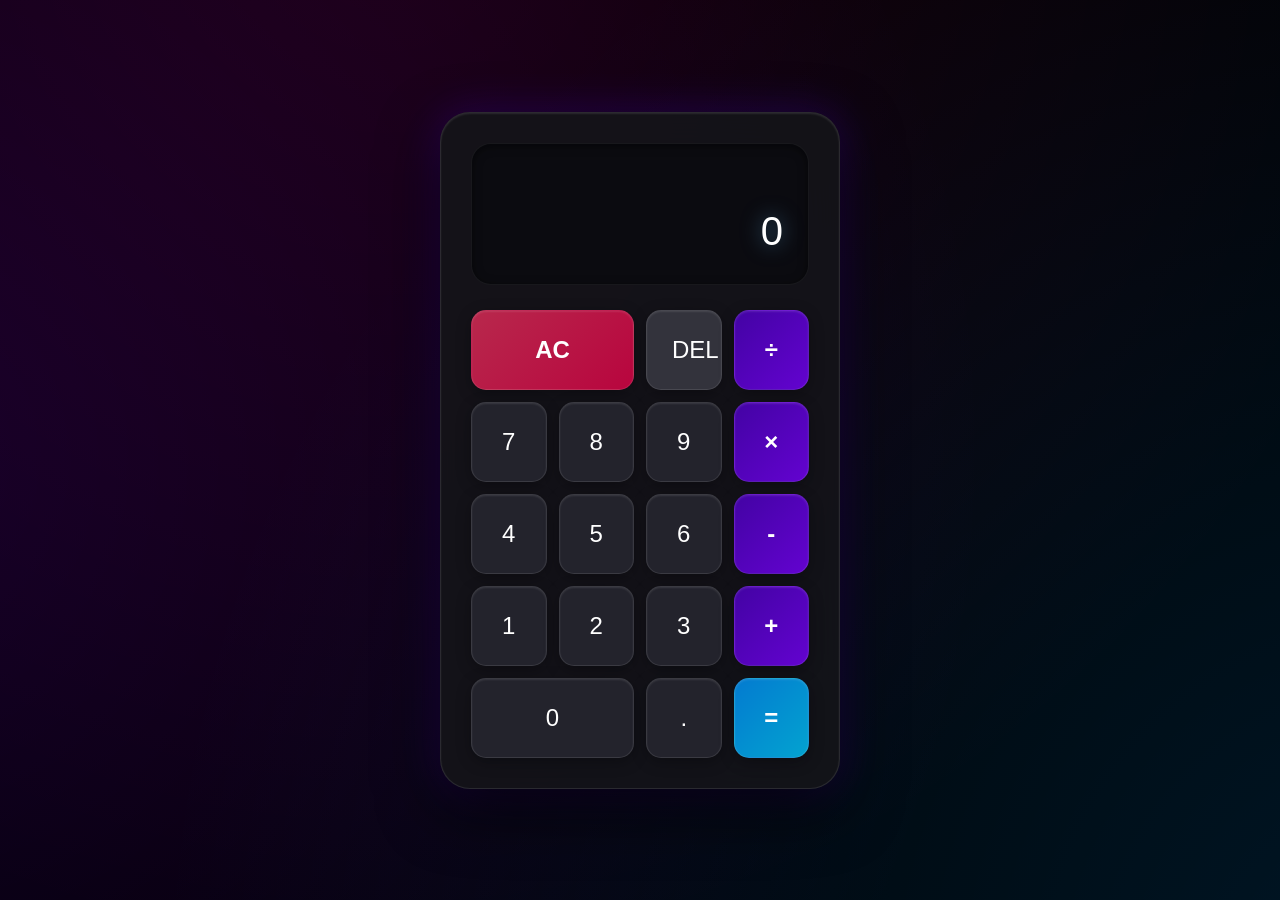
<file: Calculator/index.html>
<!DOCTYPE html>
<html lang="en">

<head>
    <meta charset="UTF-8">
    <meta name="viewport" content="width=device-width, initial-scale=1.0">
    <title>Modern Calculator</title>
    <style>
        * {
            margin: 0;
            padding: 0;
            box-sizing: border-box;
        }
        
        body {
            font-family: 'Segoe UI', Tahoma, Geneva, Verdana, sans-serif;
            background: #000000;
            display: flex;
            justify-content: center;
            align-items: center;
            min-height: 100vh;
            overflow: hidden;
        }
        /* Animated background */
        
        body::before {
            content: '';
            position: fixed;
            width: 200%;
            height: 200%;
            background: radial-gradient(circle at 20% 50%, rgba(120, 0, 255, 0.15) 0%, transparent 50%), radial-gradient(circle at 80% 80%, rgba(0, 150, 255, 0.15) 0%, transparent 50%), radial-gradient(circle at 40% 20%, rgba(255, 0, 150, 0.1) 0%, transparent 50%);
            animation: rotate 20s linear infinite;
        }
        
        @keyframes rotate {
            0% {
                transform: rotate(0deg);
            }
            100% {
                transform: rotate(360deg);
            }
        }
        
        .calculator {
            position: relative;
            background: rgba(20, 20, 25, 0.9);
            backdrop-filter: blur(20px);
            border-radius: 30px;
            padding: 30px;
            box-shadow: 0 20px 60px rgba(0, 0, 0, 0.8), 0 0 40px rgba(100, 0, 255, 0.3), inset 0 1px 2px rgba(255, 255, 255, 0.1);
            border: 1px solid rgba(255, 255, 255, 0.1);
            max-width: 400px;
            width: 100%;
        }
        
        .display {
            background: rgba(10, 10, 15, 0.8);
            border-radius: 20px;
            padding: 30px 25px;
            margin-bottom: 25px;
            text-align: right;
            border: 1px solid rgba(255, 255, 255, 0.05);
            box-shadow: inset 0 2px 10px rgba(0, 0, 0, 0.5);
            min-height: 120px;
            display: flex;
            flex-direction: column;
            justify-content: flex-end;
        }
        
        .previous-operand {
            color: rgba(255, 255, 255, 0.5);
            font-size: 1.2rem;
            margin-bottom: 5px;
            min-height: 30px;
        }
        
        .current-operand {
            color: #fff;
            font-size: 2.5rem;
            font-weight: 300;
            word-wrap: break-word;
            word-break: break-all;
            text-shadow: 0 0 20px rgba(100, 200, 255, 0.5);
        }
        
        .buttons {
            display: grid;
            grid-template-columns: repeat(4, 1fr);
            gap: 12px;
        }
        
        button {
            border: none;
            border-radius: 15px;
            font-size: 1.5rem;
            padding: 25px;
            cursor: pointer;
            transition: all 0.3s ease;
            font-weight: 500;
            position: relative;
            overflow: hidden;
            background: rgba(40, 40, 50, 0.8);
            color: #fff;
            border: 1px solid rgba(255, 255, 255, 0.1);
            box-shadow: 0 4px 15px rgba(0, 0, 0, 0.3), inset 0 1px 2px rgba(255, 255, 255, 0.1);
        }
        
        button::before {
            content: '';
            position: absolute;
            top: 50%;
            left: 50%;
            width: 0;
            height: 0;
            border-radius: 50%;
            background: rgba(255, 255, 255, 0.2);
            transform: translate(-50%, -50%);
            transition: width 0.6s, height 0.6s;
        }
        
        button:active::before {
            width: 300px;
            height: 300px;
        }
        
        button:hover {
            transform: translateY(-2px);
            box-shadow: 0 6px 20px rgba(0, 0, 0, 0.4), 0 0 20px rgba(100, 150, 255, 0.3), inset 0 1px 2px rgba(255, 255, 255, 0.2);
        }
        
        button:active {
            transform: translateY(0);
        }
        
        .operator {
            background: linear-gradient(135deg, rgba(80, 0, 200, 0.8), rgba(120, 0, 255, 0.8));
            color: #fff;
            font-weight: 600;
        }
        
        .operator:hover {
            background: linear-gradient(135deg, rgba(100, 0, 220, 0.9), rgba(140, 0, 255, 0.9));
            box-shadow: 0 6px 20px rgba(0, 0, 0, 0.4), 0 0 25px rgba(120, 0, 255, 0.6);
        }
        
        .equals {
            background: linear-gradient(135deg, rgba(0, 150, 255, 0.8), rgba(0, 200, 255, 0.8));
            color: #fff;
            font-weight: 600;
        }
        
        .equals:hover {
            background: linear-gradient(135deg, rgba(0, 170, 255, 0.9), rgba(0, 220, 255, 0.9));
            box-shadow: 0 6px 20px rgba(0, 0, 0, 0.4), 0 0 25px rgba(0, 150, 255, 0.6);
        }
        
        .clear {
            background: linear-gradient(135deg, rgba(255, 50, 100, 0.7), rgba(255, 0, 80, 0.7));
            color: #fff;
            font-weight: 600;
        }
        
        .clear:hover {
            background: linear-gradient(135deg, rgba(255, 70, 120, 0.8), rgba(255, 20, 100, 0.8));
            box-shadow: 0 6px 20px rgba(0, 0, 0, 0.4), 0 0 25px rgba(255, 0, 80, 0.6);
        }
        
        .span-two {
            grid-column: span 2;
        }
        
        .delete {
            background: rgba(60, 60, 70, 0.8);
        }
        
        .delete:hover {
            background: rgba(80, 80, 90, 0.9);
        }
        
        @media (max-width: 480px) {
            .calculator {
                padding: 20px;
                margin: 20px;
            }
            button {
                padding: 20px;
                font-size: 1.3rem;
            }
            .current-operand {
                font-size: 2rem;
            }
        }
    </style>
</head>

<body>
    <div class="calculator">
        <div class="display">
            <div class="previous-operand" id="previousOperand"></div>
            <div class="current-operand" id="currentOperand">0</div>
        </div>
        <div class="buttons">
            <button class="clear span-two" onclick="calculator.clear()">AC</button>
            <button class="delete" onclick="calculator.delete()">DEL</button>
            <button class="operator" onclick="calculator.chooseOperation('÷')">÷</button>

            <button class="number" onclick="calculator.appendNumber('7')">7</button>
            <button class="number" onclick="calculator.appendNumber('8')">8</button>
            <button class="number" onclick="calculator.appendNumber('9')">9</button>
            <button class="operator" onclick="calculator.chooseOperation('×')">×</button>

            <button class="number" onclick="calculator.appendNumber('4')">4</button>
            <button class="number" onclick="calculator.appendNumber('5')">5</button>
            <button class="number" onclick="calculator.appendNumber('6')">6</button>
            <button class="operator" onclick="calculator.chooseOperation('-')">-</button>

            <button class="number" onclick="calculator.appendNumber('1')">1</button>
            <button class="number" onclick="calculator.appendNumber('2')">2</button>
            <button class="number" onclick="calculator.appendNumber('3')">3</button>
            <button class="operator" onclick="calculator.chooseOperation('+')">+</button>

            <button class="number span-two" onclick="calculator.appendNumber('0')">0</button>
            <button class="number" onclick="calculator.appendNumber('.')">.</button>
            <button class="equals" onclick="calculator.compute()">=</button>
        </div>
    </div>

    <script>
        class Calculator {
            constructor(previousOperandElement, currentOperandElement) {
                this.previousOperandElement = previousOperandElement;
                this.currentOperandElement = currentOperandElement;
                this.clear();
            }

            clear() {
                this.currentOperand = '0';
                this.previousOperand = '';
                this.operation = undefined;
                this.updateDisplay();
            }

            delete() {
                if (this.currentOperand === '0') return;
                this.currentOperand = this.currentOperand.toString().slice(0, -1);
                if (this.currentOperand === '' || this.currentOperand === '-') {
                    this.currentOperand = '0';
                }
                this.updateDisplay();
            }

            appendNumber(number) {
                if (number === '.' && this.currentOperand.includes('.')) return;
                if (this.currentOperand === '0' && number !== '.') {
                    this.currentOperand = number;
                } else {
                    this.currentOperand = this.currentOperand.toString() + number.toString();
                }
                this.updateDisplay();
            }

            chooseOperation(operation) {
                if (this.currentOperand === '') return;
                if (this.previousOperand !== '') {
                    this.compute();
                }
                this.operation = operation;
                this.previousOperand = this.currentOperand;
                this.currentOperand = '0';
                this.updateDisplay();
            }

            compute() {
                let computation;
                const prev = parseFloat(this.previousOperand);
                const current = parseFloat(this.currentOperand);
                if (isNaN(prev) || isNaN(current)) return;

                switch (this.operation) {
                    case '+':
                        computation = prev + current;
                        break;
                    case '-':
                        computation = prev - current;
                        break;
                    case '×':
                        computation = prev * current;
                        break;
                    case '÷':
                        if (current === 0) {
                            alert('Cannot divide by zero!');
                            this.clear();
                            return;
                        }
                        computation = prev / current;
                        break;
                    default:
                        return;
                }

                this.currentOperand = computation.toString();
                this.operation = undefined;
                this.previousOperand = '';
                this.updateDisplay();
            }

            getDisplayNumber(number) {
                const stringNumber = number.toString();
                const integerDigits = parseFloat(stringNumber.split('.')[0]);
                const decimalDigits = stringNumber.split('.')[1];
                let integerDisplay;

                if (isNaN(integerDigits)) {
                    integerDisplay = '';
                } else {
                    integerDisplay = integerDigits.toLocaleString('en', {
                        maximumFractionDigits: 0
                    });
                }

                if (decimalDigits != null) {
                    return `${integerDisplay}.${decimalDigits}`;
                } else {
                    return integerDisplay;
                }
            }

            updateDisplay() {
                this.currentOperandElement.textContent = this.getDisplayNumber(this.currentOperand);
                if (this.operation != null) {
                    this.previousOperandElement.textContent =
                        `${this.getDisplayNumber(this.previousOperand)} ${this.operation}`;
                } else {
                    this.previousOperandElement.textContent = '';
                }
            }
        }

        const previousOperandElement = document.getElementById('previousOperand');
        const currentOperandElement = document.getElementById('currentOperand');

        const calculator = new Calculator(previousOperandElement, currentOperandElement);

        // Keyboard support
        document.addEventListener('keydown', (event) => {
            if (event.key >= 0 && event.key <= 9) {
                calculator.appendNumber(event.key);
            }
            if (event.key === '.') {
                calculator.appendNumber('.');
            }
            if (event.key === 'Enter' || event.key === '=') {
                calculator.compute();
            }
            if (event.key === 'Backspace') {
                calculator.delete();
            }
            if (event.key === 'Escape') {
                calculator.clear();
            }
            if (event.key === '+' || event.key === '-') {
                calculator.chooseOperation(event.key);
            }
            if (event.key === '*') {
                calculator.chooseOperation('×');
            }
            if (event.key === '/') {
                event.preventDefault();
                calculator.chooseOperation('÷');
            }
        });
    </script>
</body>

</html>
</file>
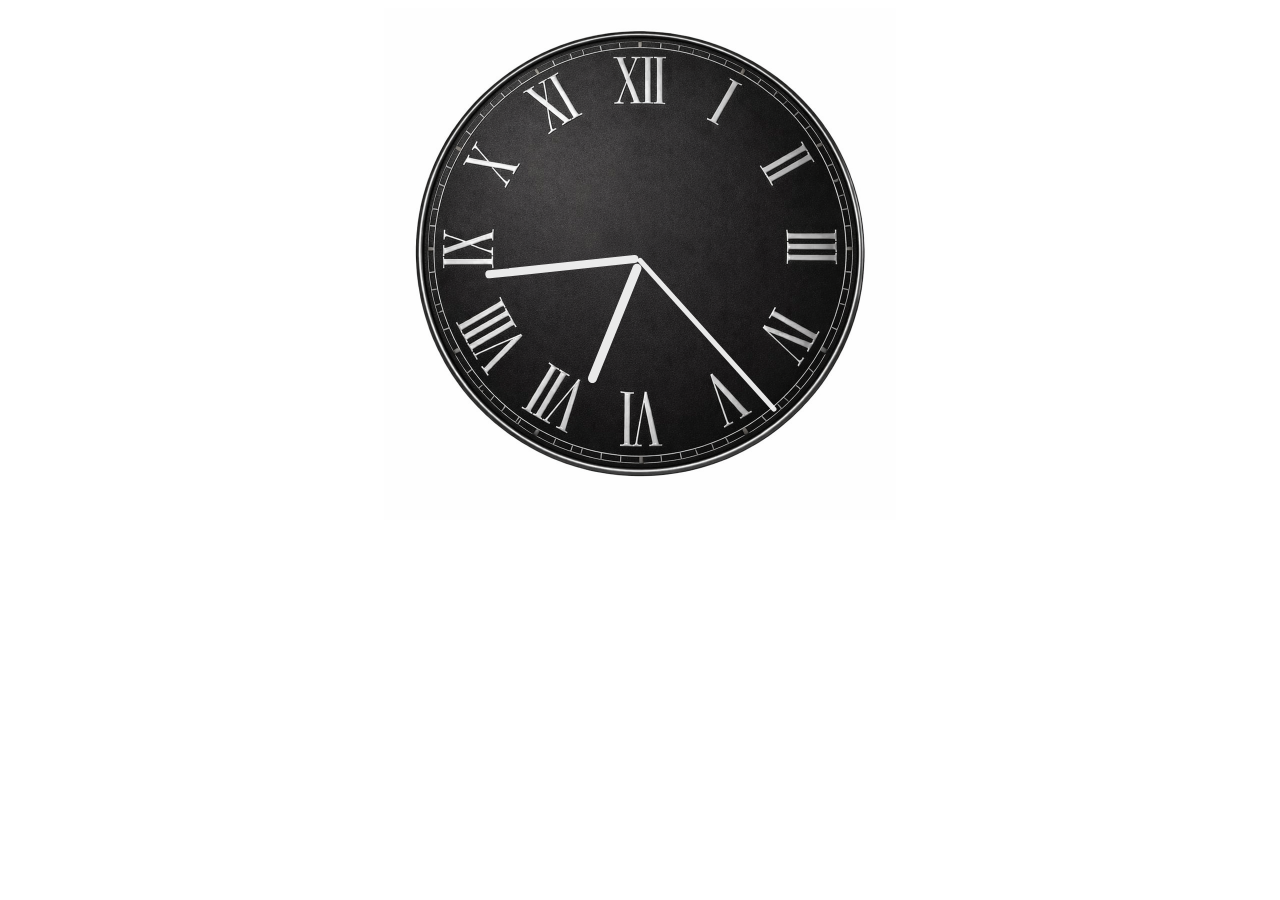
<file: My Clock/index.html>
<!DOCTYPE html>
<html lang="en">
<head>
    <meta charset="UTF-8">
    <meta name="viewport" content="width=device-width, initial-scale=1.0">
    <title>My Clock</title>
    <link rel="stylesheet" href="style.css">
    <script src="script.js"></script>
</head>
<body>
    <div id="clockContainer">
        <div id="hour"></div>
        <div id="minute"></div>
        <div id="second"></div>

    </div>
</body>
</html>
</file>
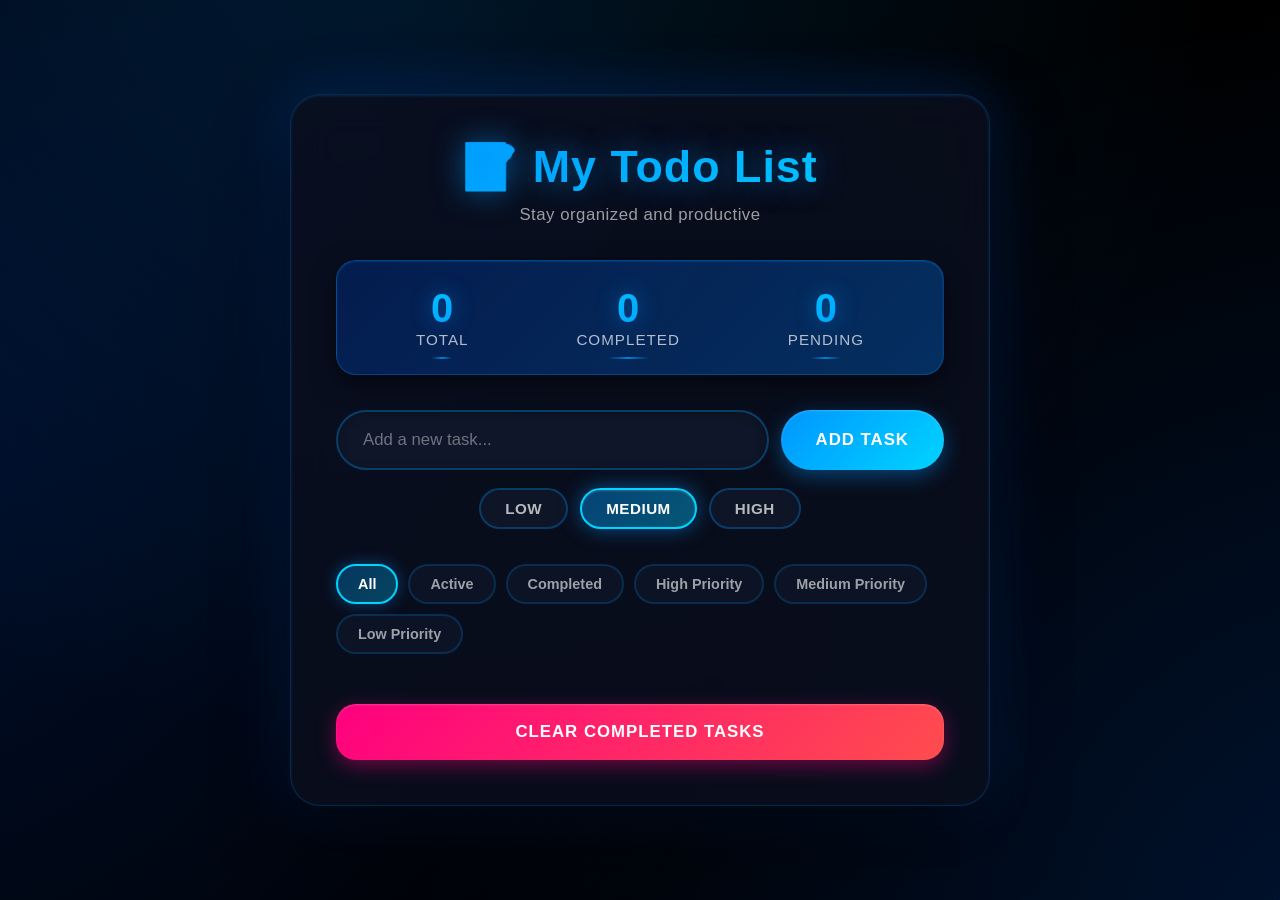
<file: todo list/index.html>
<!DOCTYPE html>
<html lang="en">

<head>
    <meta charset="UTF-8">
    <meta name="viewport" content="width=device-width, initial-scale=1.0">
    <title>Modern Todo List</title>
    <style>
        * {
            margin: 0;
            padding: 0;
            box-sizing: border-box;
        }
        
        body {
            font-family: 'Segoe UI', Tahoma, Geneva, Verdana, sans-serif;
            background: #000000;
            min-height: 100vh;
            display: flex;
            justify-content: center;
            align-items: center;
            padding: 20px;
            position: relative;
            overflow: hidden;
        }
        /* Animated background */
        
        body::before {
            content: '';
            position: fixed;
            width: 200%;
            height: 200%;
            background: radial-gradient(circle at 20% 50%, rgba(0, 50, 150, 0.3) 0%, transparent 40%), radial-gradient(circle at 80% 80%, rgba(0, 100, 255, 0.2) 0%, transparent 40%), radial-gradient(circle at 40% 20%, rgba(0, 150, 255, 0.15) 0%, transparent 40%);
            animation: rotate 25s linear infinite;
            z-index: 0;
        }
        
        @keyframes rotate {
            0% {
                transform: rotate(0deg);
            }
            100% {
                transform: rotate(360deg);
            }
        }
        /* Floating particles */
        
        body::after {
            content: '';
            position: fixed;
            width: 100%;
            height: 100%;
            background-image: radial-gradient(2px 2px at 20% 30%, rgba(0, 150, 255, 0.3), transparent), radial-gradient(2px 2px at 60% 70%, rgba(0, 200, 255, 0.3), transparent), radial-gradient(1px 1px at 50% 50%, rgba(0, 100, 255, 0.3), transparent), radial-gradient(1px 1px at 80% 10%, rgba(0, 150, 255, 0.3), transparent);
            background-size: 200% 200%;
            animation: sparkle 3s ease-in-out infinite;
            z-index: 0;
        }
        
        @keyframes sparkle {
            0%,
            100% {
                opacity: 0.5;
            }
            50% {
                opacity: 1;
            }
        }
        
        .container {
            position: relative;
            z-index: 1;
            background: rgba(10, 15, 30, 0.85);
            backdrop-filter: blur(20px);
            border-radius: 30px;
            box-shadow: 0 25px 70px rgba(0, 0, 0, 0.8), 0 0 60px rgba(0, 100, 255, 0.3), inset 0 1px 3px rgba(0, 150, 255, 0.2);
            max-width: 700px;
            width: 100%;
            padding: 45px;
            border: 1px solid rgba(0, 150, 255, 0.2);
        }
        
        .header {
            text-align: center;
            margin-bottom: 35px;
        }
        
        .header h1 {
            background: linear-gradient(135deg, #0096ff 0%, #00d4ff 100%);
            -webkit-background-clip: text;
            -webkit-text-fill-color: transparent;
            background-clip: text;
            font-size: 2.8rem;
            margin-bottom: 12px;
            text-shadow: 0 0 30px rgba(0, 150, 255, 0.5);
            font-weight: 700;
            letter-spacing: 1px;
        }
        
        .header p {
            color: rgba(255, 255, 255, 0.6);
            font-size: 1.05rem;
            letter-spacing: 0.5px;
        }
        
        .stats {
            display: flex;
            justify-content: space-around;
            margin-bottom: 35px;
            padding: 25px;
            background: linear-gradient(135deg, rgba(0, 50, 150, 0.4), rgba(0, 100, 200, 0.4));
            border-radius: 20px;
            border: 1px solid rgba(0, 150, 255, 0.3);
            box-shadow: 0 8px 25px rgba(0, 0, 0, 0.5), inset 0 1px 2px rgba(0, 150, 255, 0.2);
        }
        
        .stat-item {
            text-align: center;
            position: relative;
        }
        
        .stat-item::after {
            content: '';
            position: absolute;
            bottom: -10px;
            left: 50%;
            transform: translateX(-50%);
            width: 40%;
            height: 2px;
            background: linear-gradient(90deg, transparent, rgba(0, 150, 255, 0.8), transparent);
        }
        
        .stat-number {
            font-size: 2.5rem;
            font-weight: bold;
            display: block;
            background: linear-gradient(135deg, #00d4ff 0%, #0096ff 100%);
            -webkit-background-clip: text;
            -webkit-text-fill-color: transparent;
            background-clip: text;
            text-shadow: 0 0 20px rgba(0, 150, 255, 0.5);
        }
        
        .stat-label {
            font-size: 0.95rem;
            color: rgba(255, 255, 255, 0.7);
            text-transform: uppercase;
            letter-spacing: 1px;
            margin-top: 5px;
        }
        
        .input-section {
            margin-bottom: 35px;
        }
        
        .input-wrapper {
            display: flex;
            gap: 12px;
            margin-bottom: 18px;
        }
        
        #todoInput {
            flex: 1;
            padding: 18px 25px;
            background: rgba(20, 30, 50, 0.6);
            border: 2px solid rgba(0, 150, 255, 0.3);
            border-radius: 50px;
            font-size: 1.05rem;
            color: #ffffff;
            transition: all 0.3s ease;
            outline: none;
            box-shadow: inset 0 2px 8px rgba(0, 0, 0, 0.3);
        }
        
        #todoInput::placeholder {
            color: rgba(255, 255, 255, 0.4);
        }
        
        #todoInput:focus {
            border-color: #00d4ff;
            box-shadow: 0 0 0 4px rgba(0, 212, 255, 0.1), 0 0 20px rgba(0, 150, 255, 0.3), inset 0 2px 8px rgba(0, 0, 0, 0.3);
            background: rgba(20, 30, 50, 0.8);
        }
        
        .add-btn {
            padding: 18px 35px;
            background: linear-gradient(135deg, #0096ff 0%, #00d4ff 100%);
            color: white;
            border: none;
            border-radius: 50px;
            font-size: 1.05rem;
            font-weight: 700;
            cursor: pointer;
            transition: all 0.3s ease;
            box-shadow: 0 6px 20px rgba(0, 150, 255, 0.4), inset 0 1px 2px rgba(255, 255, 255, 0.2);
            text-transform: uppercase;
            letter-spacing: 1px;
        }
        
        .add-btn:hover {
            transform: translateY(-3px);
            box-shadow: 0 10px 30px rgba(0, 150, 255, 0.6), 0 0 30px rgba(0, 150, 255, 0.5);
        }
        
        .add-btn:active {
            transform: translateY(-1px);
        }
        
        .priority-selector {
            display: flex;
            gap: 12px;
            justify-content: center;
        }
        
        .priority-btn {
            padding: 10px 24px;
            border: 2px solid rgba(0, 150, 255, 0.3);
            border-radius: 25px;
            background: rgba(20, 30, 50, 0.5);
            color: rgba(255, 255, 255, 0.7);
            cursor: pointer;
            transition: all 0.3s ease;
            font-size: 0.95rem;
            font-weight: 600;
            text-transform: uppercase;
            letter-spacing: 0.5px;
        }
        
        .priority-btn.active {
            border-color: #00d4ff;
            background: linear-gradient(135deg, rgba(0, 150, 255, 0.4), rgba(0, 200, 255, 0.4));
            color: #ffffff;
            box-shadow: 0 0 20px rgba(0, 150, 255, 0.5), inset 0 1px 2px rgba(255, 255, 255, 0.2);
        }
        
        .priority-btn:hover {
            transform: translateY(-2px);
            border-color: #00d4ff;
            box-shadow: 0 5px 15px rgba(0, 150, 255, 0.3);
        }
        
        .filters {
            display: flex;
            gap: 10px;
            margin-bottom: 25px;
            flex-wrap: wrap;
        }
        
        .filter-btn {
            padding: 10px 20px;
            border: 2px solid rgba(0, 150, 255, 0.2);
            border-radius: 20px;
            background: rgba(20, 30, 50, 0.4);
            color: rgba(255, 255, 255, 0.6);
            cursor: pointer;
            transition: all 0.3s ease;
            font-size: 0.9rem;
            font-weight: 600;
        }
        
        .filter-btn.active {
            background: linear-gradient(135deg, rgba(0, 150, 255, 0.3), rgba(0, 200, 255, 0.3));
            color: #ffffff;
            border-color: #00d4ff;
            box-shadow: 0 0 15px rgba(0, 150, 255, 0.4);
        }
        
        .filter-btn:hover {
            transform: translateY(-2px);
            border-color: #00d4ff;
            box-shadow: 0 4px 12px rgba(0, 150, 255, 0.3);
        }
        
        .todo-list {
            list-style: none;
        }
        
        .todo-item {
            display: flex;
            align-items: center;
            gap: 15px;
            padding: 22px;
            background: rgba(15, 25, 45, 0.6);
            border: 2px solid rgba(0, 150, 255, 0.2);
            border-radius: 18px;
            margin-bottom: 15px;
            transition: all 0.4s ease;
            animation: slideIn 0.4s ease;
            backdrop-filter: blur(10px);
            position: relative;
            overflow: hidden;
        }
        
        .todo-item::before {
            content: '';
            position: absolute;
            top: 0;
            left: -100%;
            width: 100%;
            height: 100%;
            background: linear-gradient(90deg, transparent, rgba(0, 150, 255, 0.1), transparent);
            transition: left 0.5s ease;
        }
        
        .todo-item:hover::before {
            left: 100%;
        }
        
        @keyframes slideIn {
            from {
                opacity: 0;
                transform: translateX(-20px);
            }
            to {
                opacity: 1;
                transform: translateX(0);
            }
        }
        
        .todo-item:hover {
            box-shadow: 0 8px 25px rgba(0, 0, 0, 0.5), 0 0 30px rgba(0, 150, 255, 0.3);
            transform: translateY(-3px);
            border-color: #00d4ff;
        }
        
        .todo-item.completed {
            opacity: 0.5;
            background: rgba(15, 25, 45, 0.3);
        }
        
        .todo-item.completed .todo-text {
            text-decoration: line-through;
            color: rgba(255, 255, 255, 0.4);
        }
        
        .checkbox {
            width: 26px;
            height: 26px;
            border: 2px solid #0096ff;
            border-radius: 50%;
            cursor: pointer;
            display: flex;
            align-items: center;
            justify-content: center;
            transition: all 0.3s ease;
            flex-shrink: 0;
            box-shadow: 0 0 10px rgba(0, 150, 255, 0.3);
        }
        
        .checkbox:hover {
            box-shadow: 0 0 20px rgba(0, 150, 255, 0.6);
            transform: scale(1.1);
        }
        
        .checkbox.checked {
            background: linear-gradient(135deg, #0096ff 0%, #00d4ff 100%);
            box-shadow: 0 0 20px rgba(0, 150, 255, 0.6);
        }
        
        .checkbox.checked::after {
            content: '✓';
            color: white;
            font-weight: bold;
            font-size: 1rem;
        }
        
        .priority-badge {
            padding: 6px 14px;
            border-radius: 12px;
            font-size: 0.75rem;
            font-weight: 700;
            flex-shrink: 0;
            text-transform: uppercase;
            letter-spacing: 0.5px;
            box-shadow: 0 3px 10px rgba(0, 0, 0, 0.3);
        }
        
        .priority-high {
            background: linear-gradient(135deg, #ff0080, #ff4d4d);
            color: white;
            box-shadow: 0 0 15px rgba(255, 0, 128, 0.5);
        }
        
        .priority-medium {
            background: linear-gradient(135deg, #ffd700, #ffed4e);
            color: #000;
            box-shadow: 0 0 15px rgba(255, 215, 0, 0.5);
        }
        
        .priority-low {
            background: linear-gradient(135deg, #00ff88, #00d4aa);
            color: #000;
            box-shadow: 0 0 15px rgba(0, 255, 136, 0.5);
        }
        
        .todo-text {
            flex: 1;
            font-size: 1.05rem;
            color: #ffffff;
            word-break: break-word;
            font-weight: 500;
        }
        
        .todo-date {
            font-size: 0.85rem;
            color: rgba(0, 200, 255, 0.7);
            flex-shrink: 0;
            font-weight: 600;
        }
        
        .delete-btn {
            padding: 10px 18px;
            background: linear-gradient(135deg, #ff0080, #ff4d4d);
            color: white;
            border: none;
            border-radius: 12px;
            cursor: pointer;
            transition: all 0.3s ease;
            font-size: 0.9rem;
            font-weight: 700;
            flex-shrink: 0;
            text-transform: uppercase;
            letter-spacing: 0.5px;
            box-shadow: 0 4px 15px rgba(255, 0, 128, 0.3);
        }
        
        .delete-btn:hover {
            background: linear-gradient(135deg, #ff1a8c, #ff6666);
            transform: scale(1.05);
            box-shadow: 0 6px 20px rgba(255, 0, 128, 0.5);
        }
        
        .empty-state {
            text-align: center;
            padding: 70px 20px;
            color: rgba(255, 255, 255, 0.4);
        }
        
        .empty-state-icon {
            font-size: 5rem;
            margin-bottom: 25px;
            opacity: 0.3;
            filter: drop-shadow(0 0 20px rgba(0, 150, 255, 0.3));
        }
        
        .empty-state-text {
            font-size: 1.3rem;
            margin-bottom: 12px;
            color: rgba(255, 255, 255, 0.6);
        }
        
        .clear-all-btn {
            width: 100%;
            padding: 18px;
            background: linear-gradient(135deg, #ff0080, #ff4d4d);
            color: white;
            border: none;
            border-radius: 20px;
            cursor: pointer;
            font-size: 1.05rem;
            font-weight: 700;
            margin-top: 25px;
            transition: all 0.3s ease;
            text-transform: uppercase;
            letter-spacing: 1px;
            box-shadow: 0 6px 20px rgba(255, 0, 128, 0.4), inset 0 1px 2px rgba(255, 255, 255, 0.2);
        }
        
        .clear-all-btn:hover {
            background: linear-gradient(135deg, #ff1a8c, #ff6666);
            transform: translateY(-3px);
            box-shadow: 0 10px 30px rgba(255, 0, 128, 0.6), 0 0 30px rgba(255, 0, 128, 0.4);
        }
        
        @media (max-width: 600px) {
            .container {
                padding: 30px 25px;
            }
            .header h1 {
                font-size: 2.2rem;
            }
            .input-wrapper {
                flex-direction: column;
            }
            .todo-item {
                flex-wrap: wrap;
                gap: 12px;
            }
            .todo-date {
                width: 100%;
                text-align: left;
            }
            .stats {
                padding: 20px 15px;
            }
            .stat-number {
                font-size: 2rem;
            }
        }
    </style>
</head>

<body>
    <div class="container">
        <div class="header">
            <h1>📝 My Todo List</h1>
            <p>Stay organized and productive</p>
        </div>

        <div class="stats">
            <div class="stat-item">
                <span class="stat-number" id="totalTasks">0</span>
                <span class="stat-label">Total</span>
            </div>
            <div class="stat-item">
                <span class="stat-number" id="completedTasks">0</span>
                <span class="stat-label">Completed</span>
            </div>
            <div class="stat-item">
                <span class="stat-number" id="pendingTasks">0</span>
                <span class="stat-label">Pending</span>
            </div>
        </div>

        <div class="input-section">
            <div class="input-wrapper">
                <input type="text" id="todoInput" placeholder="Add a new task..." onkeypress="if(event.key === 'Enter') addTodo()">
                <button class="add-btn" onclick="addTodo()">Add Task</button>
            </div>
            <div class="priority-selector">
                <button class="priority-btn" data-priority="low" onclick="selectPriority('low')">Low</button>
                <button class="priority-btn active" data-priority="medium" onclick="selectPriority('medium')">Medium</button>
                <button class="priority-btn" data-priority="high" onclick="selectPriority('high')">High</button>
            </div>
        </div>

        <div class="filters">
            <button class="filter-btn active" onclick="filterTodos('all')">All</button>
            <button class="filter-btn" onclick="filterTodos('active')">Active</button>
            <button class="filter-btn" onclick="filterTodos('completed')">Completed</button>
            <button class="filter-btn" onclick="filterTodos('high')">High Priority</button>
            <button class="filter-btn" onclick="filterTodos('medium')">Medium Priority</button>
            <button class="filter-btn" onclick="filterTodos('low')">Low Priority</button>
        </div>

        <ul class="todo-list" id="todoList"></ul>

        <button class="clear-all-btn" onclick="clearCompleted()">Clear Completed Tasks</button>
    </div>

    <script>
        let todos = [];
        let currentFilter = 'all';
        let currentPriority = 'medium';

        // Load todos from localStorage
        function loadTodos() {
            const savedTodos = localStorage.getItem('todos');
            if (savedTodos) {
                todos = JSON.parse(savedTodos);
                renderTodos();
            }
        }

        // Save todos to localStorage
        function saveTodos() {
            localStorage.setItem('todos', JSON.stringify(todos));
        }

        // Select priority
        function selectPriority(priority) {
            currentPriority = priority;
            document.querySelectorAll('.priority-btn').forEach(btn => {
                btn.classList.remove('active');
                if (btn.dataset.priority === priority) {
                    btn.classList.add('active');
                }
            });
        }

        // Add new todo
        function addTodo() {
            const input = document.getElementById('todoInput');
            const text = input.value.trim();

            if (text === '') {
                input.focus();
                return;
            }

            const todo = {
                id: Date.now(),
                text: text,
                completed: false,
                priority: currentPriority,
                date: new Date().toLocaleDateString()
            };

            todos.unshift(todo);
            saveTodos();
            renderTodos();
            input.value = '';
            input.focus();
        }

        // Toggle todo completion
        function toggleTodo(id) {
            const todo = todos.find(t => t.id === id);
            if (todo) {
                todo.completed = !todo.completed;
                saveTodos();
                renderTodos();
            }
        }

        // Delete todo
        function deleteTodo(id) {
            todos = todos.filter(t => t.id !== id);
            saveTodos();
            renderTodos();
        }

        // Filter todos
        function filterTodos(filter) {
            currentFilter = filter;
            document.querySelectorAll('.filter-btn').forEach(btn => {
                btn.classList.remove('active');
            });
            event.target.classList.add('active');
            renderTodos();
        }

        // Clear completed todos
        function clearCompleted() {
            const completedCount = todos.filter(t => t.completed).length;
            if (completedCount === 0) {
                alert('No completed tasks to clear!');
                return;
            }

            if (confirm(`Are you sure you want to delete ${completedCount} completed task(s)?`)) {
                todos = todos.filter(t => !t.completed);
                saveTodos();
                renderTodos();
            }
        }

        // Get filtered todos
        function getFilteredTodos() {
            switch (currentFilter) {
                case 'active':
                    return todos.filter(t => !t.completed);
                case 'completed':
                    return todos.filter(t => t.completed);
                case 'high':
                    return todos.filter(t => t.priority === 'high');
                case 'medium':
                    return todos.filter(t => t.priority === 'medium');
                case 'low':
                    return todos.filter(t => t.priority === 'low');
                default:
                    return todos;
            }
        }

        // Update stats
        function updateStats() {
            const total = todos.length;
            const completed = todos.filter(t => t.completed).length;
            const pending = total - completed;

            document.getElementById('totalTasks').textContent = total;
            document.getElementById('completedTasks').textContent = completed;
            document.getElementById('pendingTasks').textContent = pending;
        }

        // Render todos
        function renderTodos() {
            const todoList = document.getElementById('todoList');
            const filteredTodos = getFilteredTodos();

            if (filteredTodos.length === 0) {
                todoList.innerHTML = `
                    <div class="empty-state">
                        <div class="empty-state-icon">📋</div>
                        <div class="empty-state-text">No tasks found</div>
                        <p style="font-size: 0.9rem;">Add a new task to get started!</p>
                    </div>
                `;
            } else {
                todoList.innerHTML = filteredTodos.map(todo => `
                    <li class="todo-item ${todo.completed ? 'completed' : ''}">
                        <div class="checkbox ${todo.completed ? 'checked' : ''}" onclick="toggleTodo(${todo.id})"></div>
                        <span class="priority-badge priority-${todo.priority}">${todo.priority.toUpperCase()}</span>
                        <span class="todo-text">${todo.text}</span>
                        <span class="todo-date">${todo.date}</span>
                        <button class="delete-btn" onclick="deleteTodo(${todo.id})">Delete</button>
                    </li>
                `).join('');
            }

            updateStats();
        }

        // Initialize app
        loadTodos();
    </script>
</body>

</html>
</file>
<file: My Clock/style.css>
#clockContainer{  
    position: relative;
    margin: auto;
    height: 40vw;
    width: 40vw; 
    background: url(clock.1.png) no-repeat;
    background-size: 100%;
}

#hour, #minute, #second{
    position: absolute;
    background: white;
    border-radius: 10px; 
    transform-origin: bottom;
}
#hour{
    width: 1.8%;
    height: 25%;
    top: 25%;
    left: 48.85%;
    opacity: 0.9;  
}
#minute{
    width: 1.6%;
    height: 30%;
    top: 19%;
    left: 48.9%;
    opacity: 0.9;  
}
#second{
    width: 1%;
    height: 40%;
    top: 9%;
    left: 49.25%;
    opacity: 0.9; 
    
}
</file>
